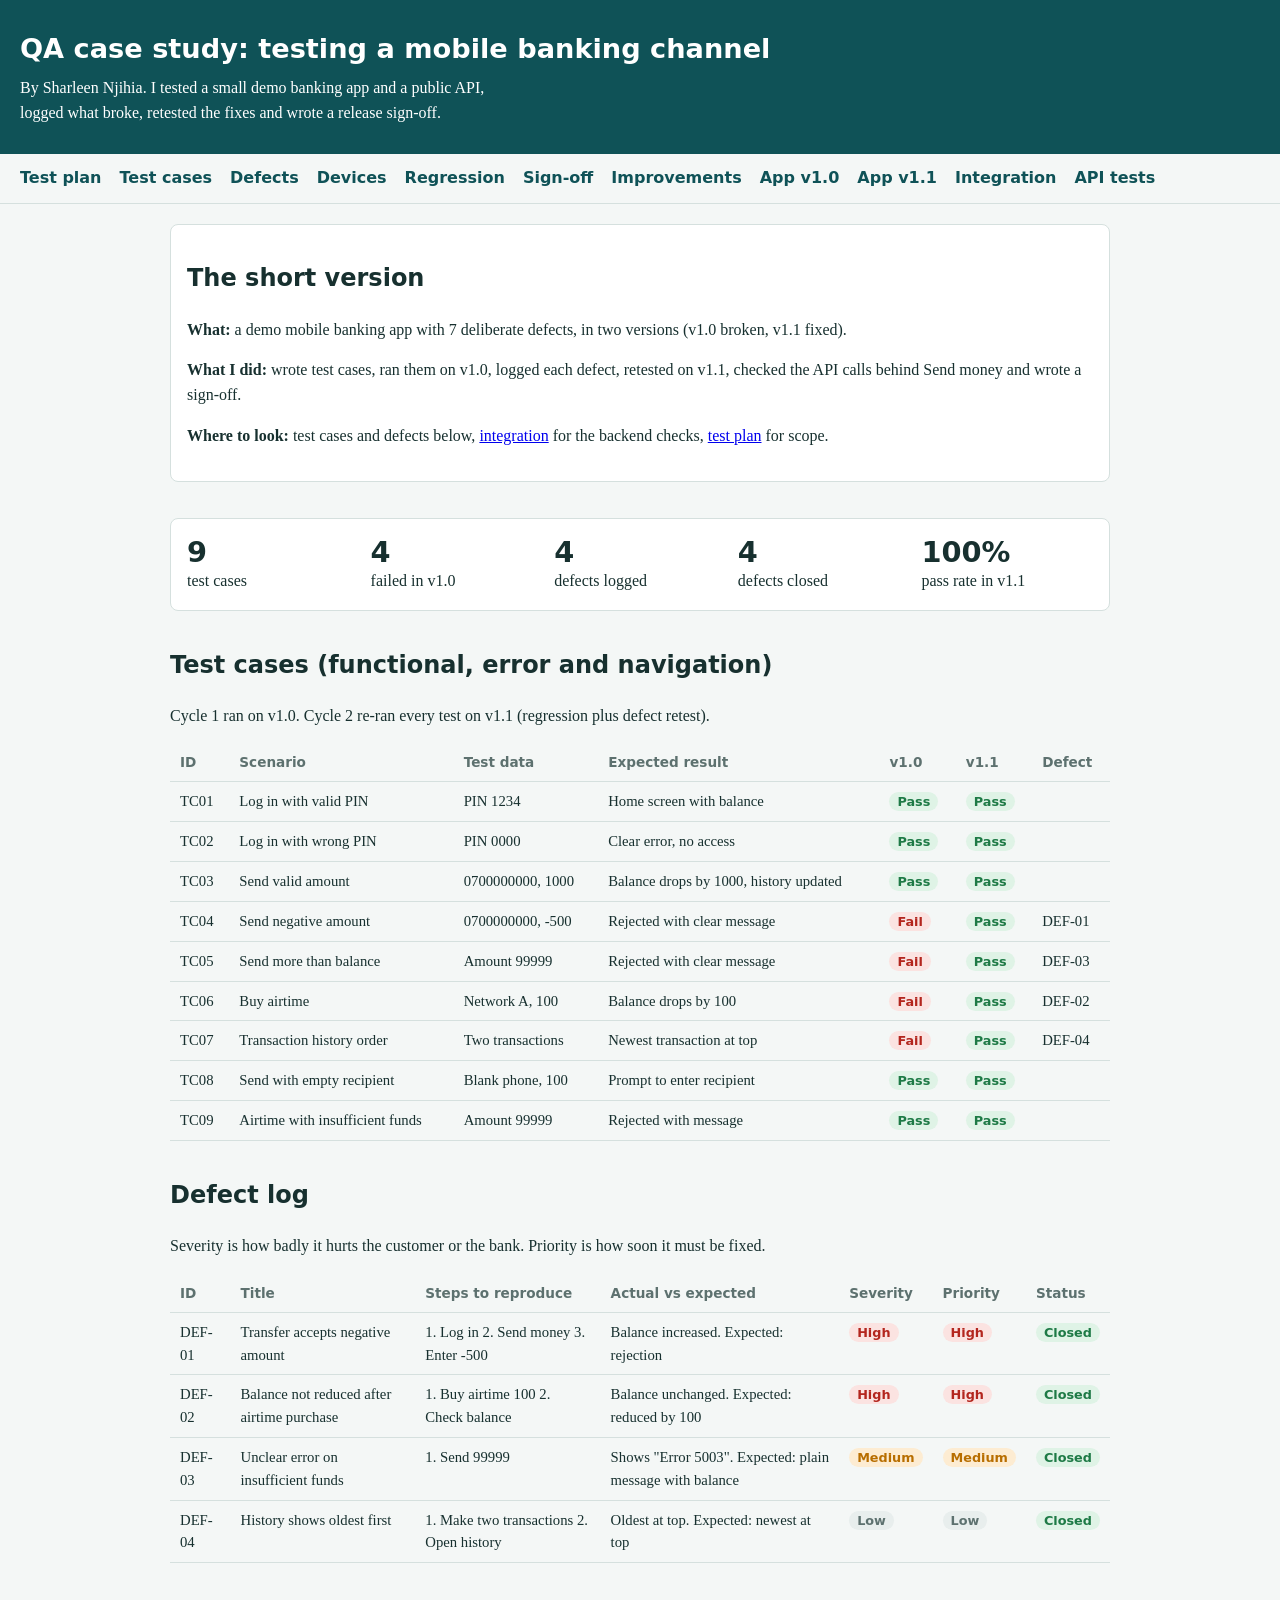
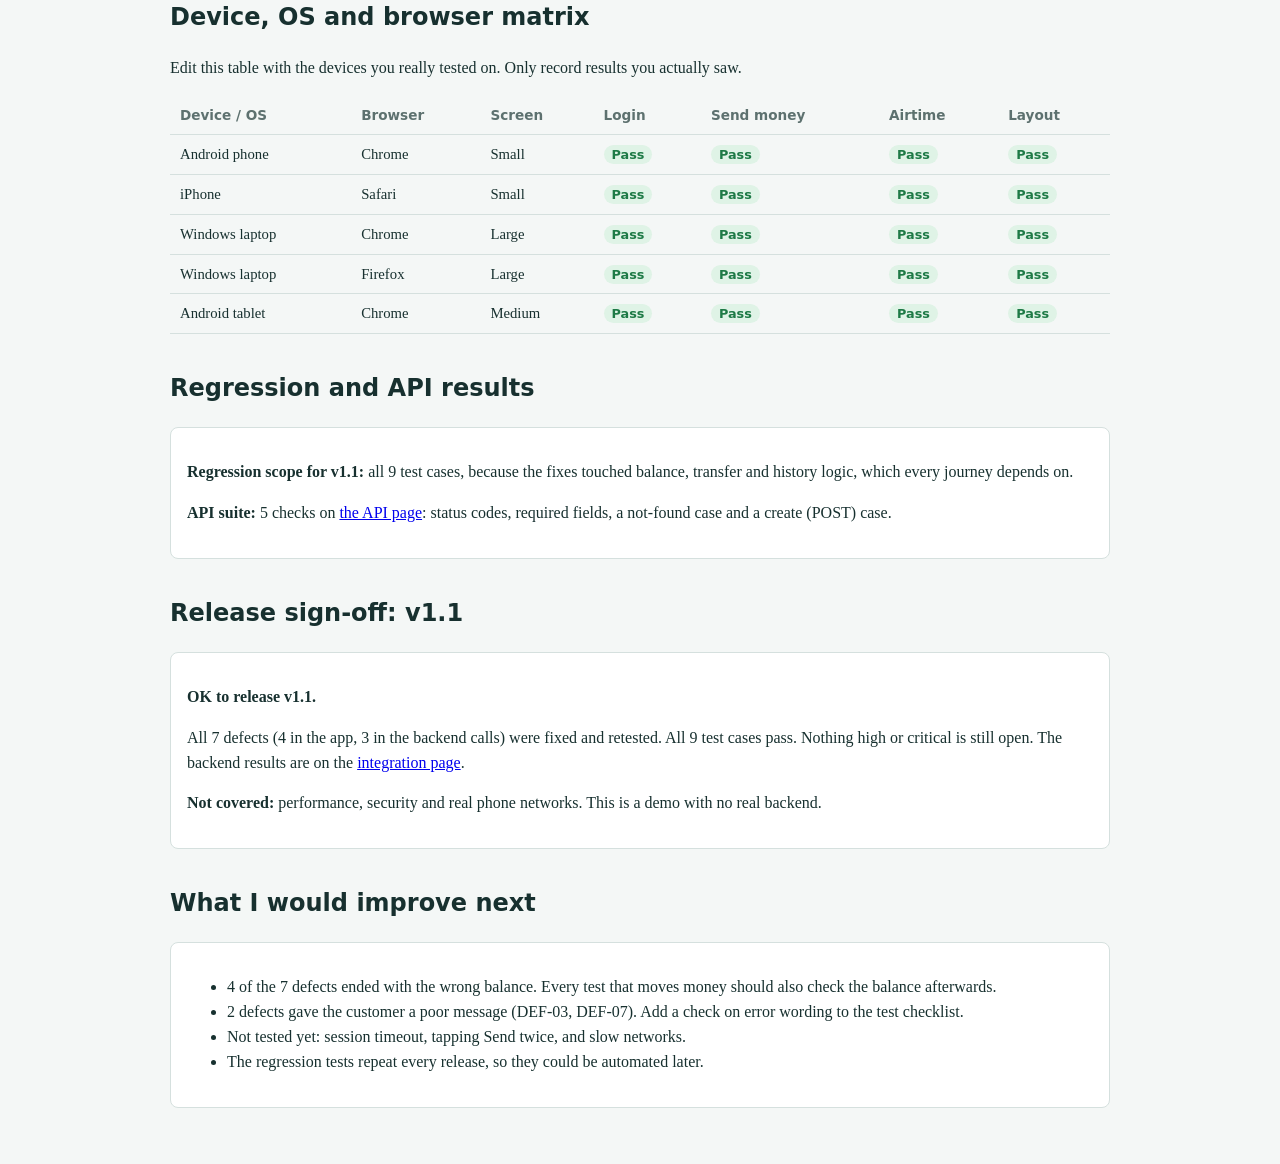
<file: index.html>
<!DOCTYPE html>
<html lang="en"><head><meta charset="utf-8">
<meta name="viewport" content="width=device-width, initial-scale=1">
<title>QA Case Study: Mobile and Channel Testing</title>
<link rel="stylesheet" href="style.css"></head>
<body>
<header><h1>QA case study: testing a mobile banking channel</h1>
<p>By Sharleen Njihia. I tested a small demo banking app and a public API, logged what broke, retested the fixes and wrote a release sign-off.</p></header>
<nav><a href="plan.html">Test plan</a><a href="#cases">Test cases</a><a href="#defects">Defects</a><a href="#compat">Devices</a><a href="#regression">Regression</a><a href="#signoff">Sign-off</a><a href="#improve">Improvements</a><a href="app.html?v=1.0">App v1.0</a><a href="app.html?v=1.1">App v1.1</a><a href="integration.html">Integration</a><a href="api.html">API tests</a></nav>
<main>
<section class="card"><h2>The short version</h2>
<p><b>What:</b> a demo mobile banking app with 7 deliberate defects, in two versions (v1.0 broken, v1.1 fixed).</p>
<p><b>What I did:</b> wrote test cases, ran them on v1.0, logged each defect, retested on v1.1, checked the API calls behind Send money and wrote a sign-off.</p>
<p><b>Where to look:</b> test cases and defects below, <a href="integration.html">integration</a> for the backend checks, <a href="plan.html">test plan</a> for scope.</p></section>
<section><div class="stats card" id="stats"></div></section>

<section id="cases"><h2>Test cases (functional, error and navigation)</h2>
<p>Cycle 1 ran on v1.0. Cycle 2 re-ran every test on v1.1 (regression plus defect retest).</p>
<div class="wrap"><table><thead><tr><th>ID</th><th>Scenario</th><th>Test data</th><th>Expected result</th><th>v1.0</th><th>v1.1</th><th>Defect</th></tr></thead><tbody id="tc"></tbody></table></div></section>

<section id="defects"><h2>Defect log</h2>
<p>Severity is how badly it hurts the customer or the bank. Priority is how soon it must be fixed.</p>
<div class="wrap"><table><thead><tr><th>ID</th><th>Title</th><th>Steps to reproduce</th><th>Actual vs expected</th><th>Severity</th><th>Priority</th><th>Status</th></tr></thead><tbody id="df"></tbody></table></div></section>

<section id="compat"><h2>Device, OS and browser matrix</h2>
<p>Edit this table with the devices you really tested on. Only record results you actually saw.</p>
<div class="wrap"><table><thead><tr><th>Device / OS</th><th>Browser</th><th>Screen</th><th>Login</th><th>Send money</th><th>Airtime</th><th>Layout</th></tr></thead><tbody id="cm"></tbody></table></div></section>

<section id="regression"><h2>Regression and API results</h2>
<div class="card"><p><b>Regression scope for v1.1:</b> all 9 test cases, because the fixes touched balance, transfer and history logic, which every journey depends on.</p>
<p><b>API suite:</b> 5 checks on <a href="api.html">the API page</a>: status codes, required fields, a not-found case and a create (POST) case.</p></div></section>

<section id="signoff"><h2>Release sign-off: v1.1</h2>
<div class="card"><p><b>OK to release v1.1.</b></p>
<p>All 7 defects (4 in the app, 3 in the backend calls) were fixed and retested. All 9 test cases pass. Nothing high or critical is still open. The backend results are on the <a href="integration.html">integration page</a>.</p>
<p><b>Not covered:</b> performance, security and real phone networks. This is a demo with no real backend.</p></div></section>

<section id="improve"><h2>What I would improve next</h2>
<div class="card"><ul>
<li>4 of the 7 defects ended with the wrong balance. Every test that moves money should also check the balance afterwards.</li>
<li>2 defects gave the customer a poor message (DEF-03, DEF-07). Add a check on error wording to the test checklist.</li>
<li>Not tested yet: session timeout, tapping Send twice, and slow networks.</li>
<li>The regression tests repeat every release, so they could be automated later.</li>
</ul></div></section>
</main>
<script>
// EDIT THESE LISTS to change what the dashboard shows. Everything else updates by itself.
const cases=[
['TC01','Log in with valid PIN','PIN 1234','Home screen with balance','Pass','Pass',''],
['TC02','Log in with wrong PIN','PIN 0000','Clear error, no access','Pass','Pass',''],
['TC03','Send valid amount','0700000000, 1000','Balance drops by 1000, history updated','Pass','Pass',''],
['TC04','Send negative amount','0700000000, -500','Rejected with clear message','Fail','Pass','DEF-01'],
['TC05','Send more than balance','Amount 99999','Rejected with clear message','Fail','Pass','DEF-03'],
['TC06','Buy airtime','Network A, 100','Balance drops by 100','Fail','Pass','DEF-02'],
['TC07','Transaction history order','Two transactions','Newest transaction at top','Fail','Pass','DEF-04'],
['TC08','Send with empty recipient','Blank phone, 100','Prompt to enter recipient','Pass','Pass',''],
['TC09','Airtime with insufficient funds','Amount 99999','Rejected with message','Pass','Pass','']];
const defects=[
['DEF-01','Transfer accepts negative amount','1. Log in 2. Send money 3. Enter -500','Balance increased. Expected: rejection','High','High','Closed'],
['DEF-02','Balance not reduced after airtime purchase','1. Buy airtime 100 2. Check balance','Balance unchanged. Expected: reduced by 100','High','High','Closed'],
['DEF-03','Unclear error on insufficient funds','1. Send 99999','Shows "Error 5003". Expected: plain message with balance','Medium','Medium','Closed'],
['DEF-04','History shows oldest first','1. Make two transactions 2. Open history','Oldest at top. Expected: newest at top','Low','Low','Closed']];
const compat=[
['Android phone','Chrome','Small','Pass','Pass','Pass','Pass'],
['iPhone','Safari','Small','Pass','Pass','Pass','Pass'],
['Windows laptop','Chrome','Large','Pass','Pass','Pass','Pass'],
['Windows laptop','Firefox','Large','Pass','Pass','Pass','Pass'],
['Android tablet','Chrome','Medium','Pass','Pass','Pass','Pass']];
const tag=v=>v?`<span class="tag ${v}">${v}</span>`:'-';
const rows=(a,i)=>a.map(r=>'<tr>'+r.map((c,j)=>`<td>${i.includes(j)?tag(c):c}</td>`).join('')+'</tr>').join('');
document.getElementById('tc').innerHTML=rows(cases,[4,5]);
document.getElementById('df').innerHTML=rows(defects,[4,5,6]);
document.getElementById('cm').innerHTML=rows(compat,[3,4,5,6]);
const f1=cases.filter(c=>c[4]==='Fail').length, p2=cases.filter(c=>c[5]==='Pass').length;
document.getElementById('stats').innerHTML=[[cases.length,'test cases'],[f1,'failed in v1.0'],[defects.length,'defects logged'],[defects.filter(d=>d[6]==='Closed').length,'defects closed'],[Math.round(p2/cases.length*100)+'%','pass rate in v1.1']].map(s=>`<div><b>${s[0]}</b>${s[1]}</div>`).join('');
</script></body></html>
</file>
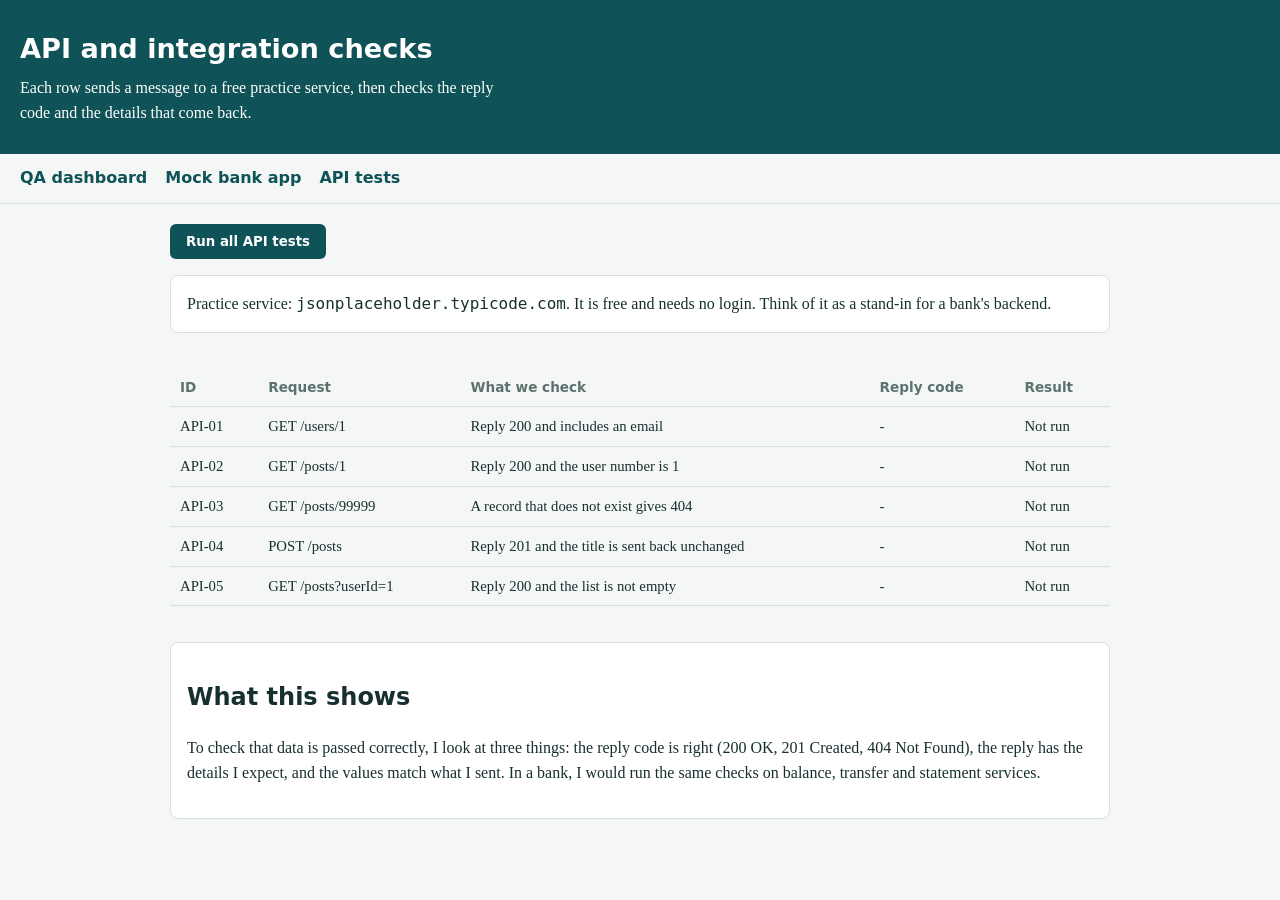
<file: api.html>
<!DOCTYPE html>
<html lang="en"><head><meta charset="utf-8">
<meta name="viewport" content="width=device-width, initial-scale=1">
<title>API Tests</title><link rel="stylesheet" href="style.css"></head>
<body>
<header><h1>API and integration checks</h1>
<p>Each row sends a message to a free practice service, then checks the reply code and the details that come back.</p></header>
<nav><a href="index.html">QA dashboard</a><a href="app.html?v=1.1">Mock bank app</a><a href="api.html">API tests</a></nav>
<main>
<section><button id="run" onclick="runAll()">Run all API tests</button>
<p class="card">Practice service: <code>jsonplaceholder.typicode.com</code>. It is free and needs no login. Think of it as a stand-in for a bank's backend.</p></section>
<section><div class="wrap"><table><thead><tr><th>ID</th><th>Request</th><th>What we check</th><th>Reply code</th><th>Result</th></tr></thead><tbody id="out"></tbody></table></div></section>
<section class="card"><h2>What this shows</h2>
<p>To check that data is passed correctly, I look at three things: the reply code is right (200 OK, 201 Created, 404 Not Found), the reply has the details I expect, and the values match what I sent. In a bank, I would run the same checks on balance, transfer and statement services.</p></section>
</main>
<script>
const B='https://jsonplaceholder.typicode.com';
const tests=[
 {id:'API-01',m:'GET',p:'/users/1',check:'Reply 200 and includes an email',run:(s,d)=>s===200&&!!d.email},
 {id:'API-02',m:'GET',p:'/posts/1',check:'Reply 200 and the user number is 1',run:(s,d)=>s===200&&d.userId===1},
 {id:'API-03',m:'GET',p:'/posts/99999',check:'A record that does not exist gives 404',run:(s)=>s===404},
 {id:'API-04',m:'POST',p:'/posts',body:{title:'QA test',body:'hello',userId:1},check:'Reply 201 and the title is sent back unchanged',run:(s,d)=>s===201&&d.title==='QA test'},
 {id:'API-05',m:'GET',p:'/posts?userId=1',check:'Reply 200 and the list is not empty',run:(s,d)=>s===200&&Array.isArray(d)&&d.length>0}
];
$=id=>document.getElementById(id);
$('out').innerHTML=tests.map(t=>`<tr><td>${t.id}</td><td>${t.m} ${t.p}</td><td>${t.check}</td><td id="s${t.id}">-</td><td id="r${t.id}">Not run</td></tr>`).join('');
async function runAll(){ $('run').disabled=true;
 for(const t of tests){ const r=$('r'+t.id), s=$('s'+t.id); r.textContent='Running...';
  try{ const res=await fetch(B+t.p,{method:t.m,headers:{'Content-Type':'application/json'},body:t.body?JSON.stringify(t.body):undefined});
   let d={}; try{d=await res.json();}catch(e){}
   s.textContent=res.status; const ok=t.run(res.status,d);
   r.innerHTML=`<span class="tag ${ok?'Pass':'Fail'}">${ok?'Pass':'Fail'}</span>`;
  }catch(e){ s.textContent='No response'; r.innerHTML='<span class="tag Fail">Fail</span> Could not reach the API. Check internet.'; } }
 $('run').disabled=false; }
</script></body></html>
</file>
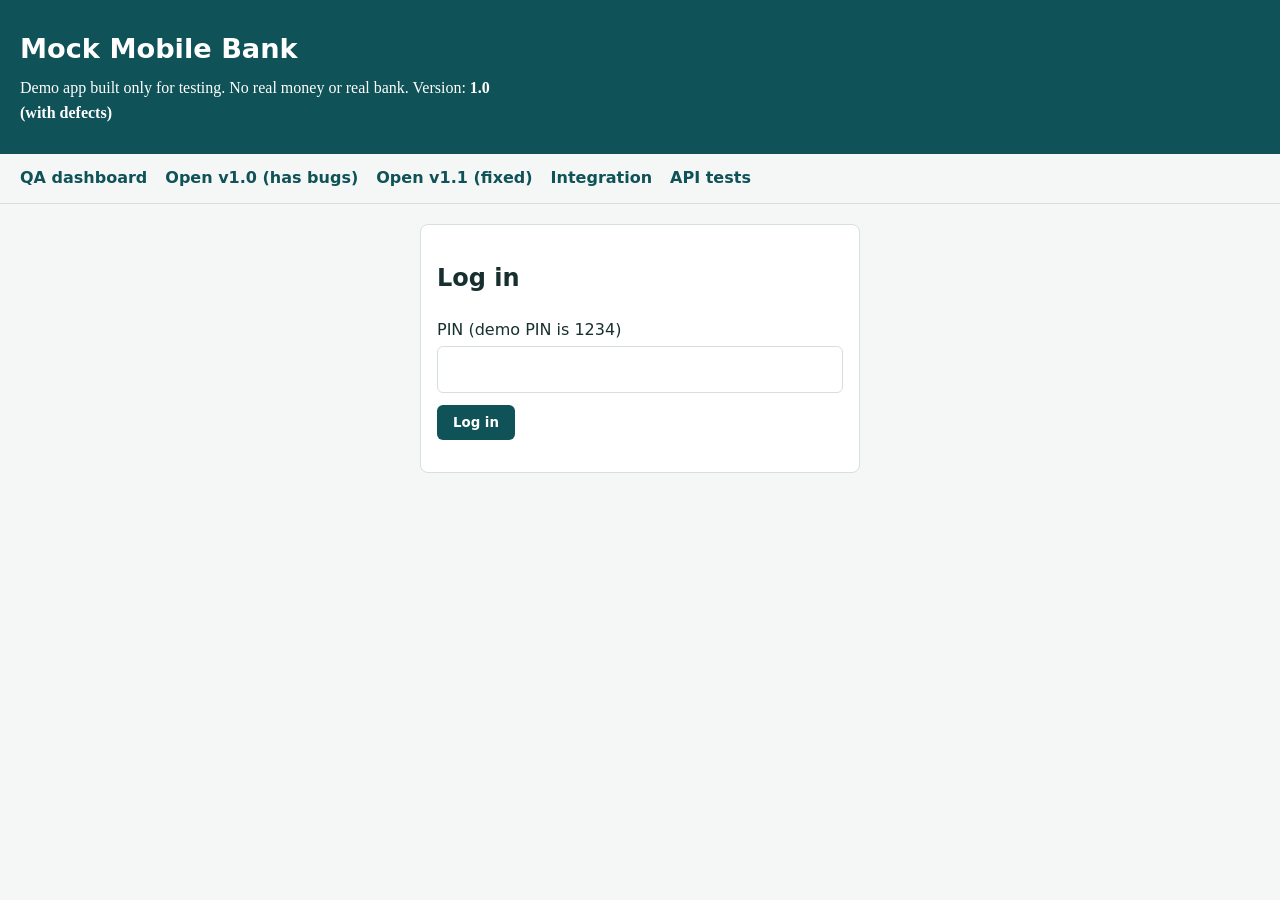
<file: app.html>
<!DOCTYPE html>
<html lang="en"><head><meta charset="utf-8">
<meta name="viewport" content="width=device-width, initial-scale=1">
<title>Mock Bank App (Application Under Test)</title>
<link rel="stylesheet" href="style.css"></head>
<body>
<header><h1>Mock Mobile Bank</h1>
<p>Demo app built only for testing. No real money or real bank. Version: <b id="ver"></b></p></header>
<nav><a href="index.html">QA dashboard</a><a href="app.html?v=1.0">Open v1.0 (has bugs)</a><a href="app.html?v=1.1">Open v1.1 (fixed)</a><a href="integration.html">Integration</a><a href="api.html">API tests</a></nav>
<main style="max-width:480px">

<section id="login" class="card"><h2>Log in</h2>
<label for="pin">PIN (demo PIN is 1234)</label><input id="pin" type="password" inputmode="numeric">
<button onclick="login()">Log in</button> <p id="loginMsg" class="err"></p></section>

<div id="home" hidden>
<section class="card"><p>Available balance</p><h2 id="bal"></h2>
<button class="alt" onclick="show('send')">Send money</button>
<button class="alt" onclick="show('air')">Buy airtime</button>
<button class="alt" onclick="show('hist')">History</button></section>

<section id="send" class="card" hidden><h2>Send money</h2>
<label for="to">Recipient phone</label><input id="to" inputmode="tel">
<label for="amt">Amount (KES)</label><input id="amt" inputmode="decimal">
<label for="mode">Backend condition (tester tool)</label>
<select id="mode"><option value="ok">Normal (real API call)</option><option value="500">Server error 500</option><option value="none">No response</option><option value="slow">Slow, times out after 4s</option></select>
<button id="sendBtn" onclick="send()">Send</button> <button class="alt" onclick="show('home')">Back</button>
<p id="sendMsg"></p>
<h3>What was sent and received</h3><pre id="netlog" style="white-space:pre-wrap;font-size:.8rem">No request yet.</pre></section>

<section id="air" class="card" hidden><h2>Buy airtime</h2>
<label for="net">Network</label><select id="net"><option>Network A</option><option>Network B</option></select>
<label for="aamt">Amount (KES)</label><input id="aamt" inputmode="decimal">
<button onclick="airtime()">Buy</button> <button class="alt" onclick="show('home')">Back</button>
<p id="airMsg"></p></section>

<section id="hist" class="card" hidden><h2>Transaction history</h2>
<div class="wrap"><table><thead><tr><th>Type</th><th>Detail</th><th>KES</th></tr></thead><tbody id="rows"></tbody></table></div>
<button class="alt" onclick="show('home')">Back</button></section>
</div>
</main>
<script>
// Version switch: app.html?v=1.0 has the bugs, ?v=1.1 has them fixed.
const FIXED = new URLSearchParams(location.search).get('v') === '1.1';
document.getElementById('ver').textContent = FIXED ? '1.1 (fixed)' : '1.0 (with defects)';
let balance = 50000, tx = [];
const $ = id => document.getElementById(id);
function show(id){ ['home','send','air','hist'].forEach(s => { if(s!=='home') $(s).hidden = s!==id; });
  $('home').hidden = false; if(id==='home'){['send','air','hist'].forEach(s=>$(s).hidden=true);} render(); }
function render(){ $('bal').textContent = 'KES ' + balance.toLocaleString();
  const list = FIXED ? [...tx].reverse() : tx;           // DEF-04: v1.0 shows oldest first
  $('rows').innerHTML = list.length ? list.map(t=>`<tr><td>${t.type}</td><td>${t.d}</td><td>${t.a}</td></tr>`).join('') : '<tr><td colspan="3">No transactions yet.</td></tr>'; }
function login(){ if($('pin').value==='1234'){ $('login').hidden=true; show('home'); } else $('loginMsg').textContent='Incorrect PIN. Try again.'; }
function callBackend(p,mode){            // the "backend service" the app talks to
  if(mode==='500') return Promise.resolve({status:500,data:{}});
  if(mode==='none') return Promise.reject(new Error('no response'));
  if(mode==='slow') return new Promise((_,r)=>setTimeout(()=>r(new Error('timeout')),4000));
  return fetch('https://jsonplaceholder.typicode.com/posts',{method:'POST',headers:{'Content-Type':'application/json'},body:JSON.stringify(p)})
    .then(async r=>({status:r.status,data:await r.json()}));
}
async function send(){ const a=parseFloat($('amt').value), m=$('sendMsg'), to=$('to').value; m.className='err';
  if(!to){ m.textContent='Enter a recipient phone number.'; return; }
  if(isNaN(a)){ m.textContent='Enter a valid amount.'; return; }
  if(FIXED && a<=0){ m.textContent='Amount must be greater than zero.'; return; } // DEF-01
  if(a>balance){ m.textContent = FIXED ? 'Insufficient funds. Your balance is KES '+balance+'.' : 'Error 5003'; return; } // DEF-03
  const ref='TXN-'+Date.now().toString().slice(-6);
  const p={title:ref,body:JSON.stringify({to:to,amount:FIXED?a:a.toLocaleString()}),userId:1}; // DEF-06: v1.0 sends amount as text like "1,000"
  m.className=''; m.textContent='Sending...'; $('sendBtn').disabled=true; let res=null;
  try{ res=await callBackend(p,$('mode').value); }catch(e){ res=null; }
  $('sendBtn').disabled=false;
  $('netlog').textContent='SENT TO BACKEND\n'+JSON.stringify(p,null,1)+'\n\nREPLY '+(res?res.status+'\n'+JSON.stringify(res.data,null,1):'none (no response or timeout)');
  if(res===null){                                           // DEF-07
    if(FIXED){ tx.push({type:'Transfer (pending)',d:to+' '+ref,a:0}); m.textContent='We could not confirm your transfer. Do not retry yet. Check history. Ref: '+ref; }
    else { balance-=a; m.textContent='Something went wrong.'; }
    render(); return; }
  if(res.status>=400){                                       // DEF-05
    if(FIXED){ m.textContent='Transfer failed. No money was taken. Ref: '+ref; }
    else { balance-=a; tx.push({type:'Transfer',d:to,a:-a}); m.className='ok'; m.textContent='Sent KES '+a+'.'; }
    render(); return; }
  balance-=a; tx.push({type:'Transfer',d:to+' '+ref,a:-a}); m.className='ok';
  m.textContent='Sent KES '+a+'. Ref: '+ref+(res.data.title===ref?'':' (WARNING: backend returned a different reference)'); render(); }
function airtime(){ const a = parseFloat($('aamt').value), m = $('airMsg'); m.className='err';
  if(isNaN(a) || a<=0){ m.textContent='Enter a valid amount.'; return; }
  if(a>balance){ m.textContent='Insufficient funds.'; return; }
  if(FIXED) balance -= a;                                  // DEF-02: v1.0 forgets to deduct balance
  tx.push({type:'Airtime',d:$('net').value,a:-a}); m.className='ok'; m.textContent='Airtime bought: KES '+a+'.'; render(); }
</script></body></html>
</file>
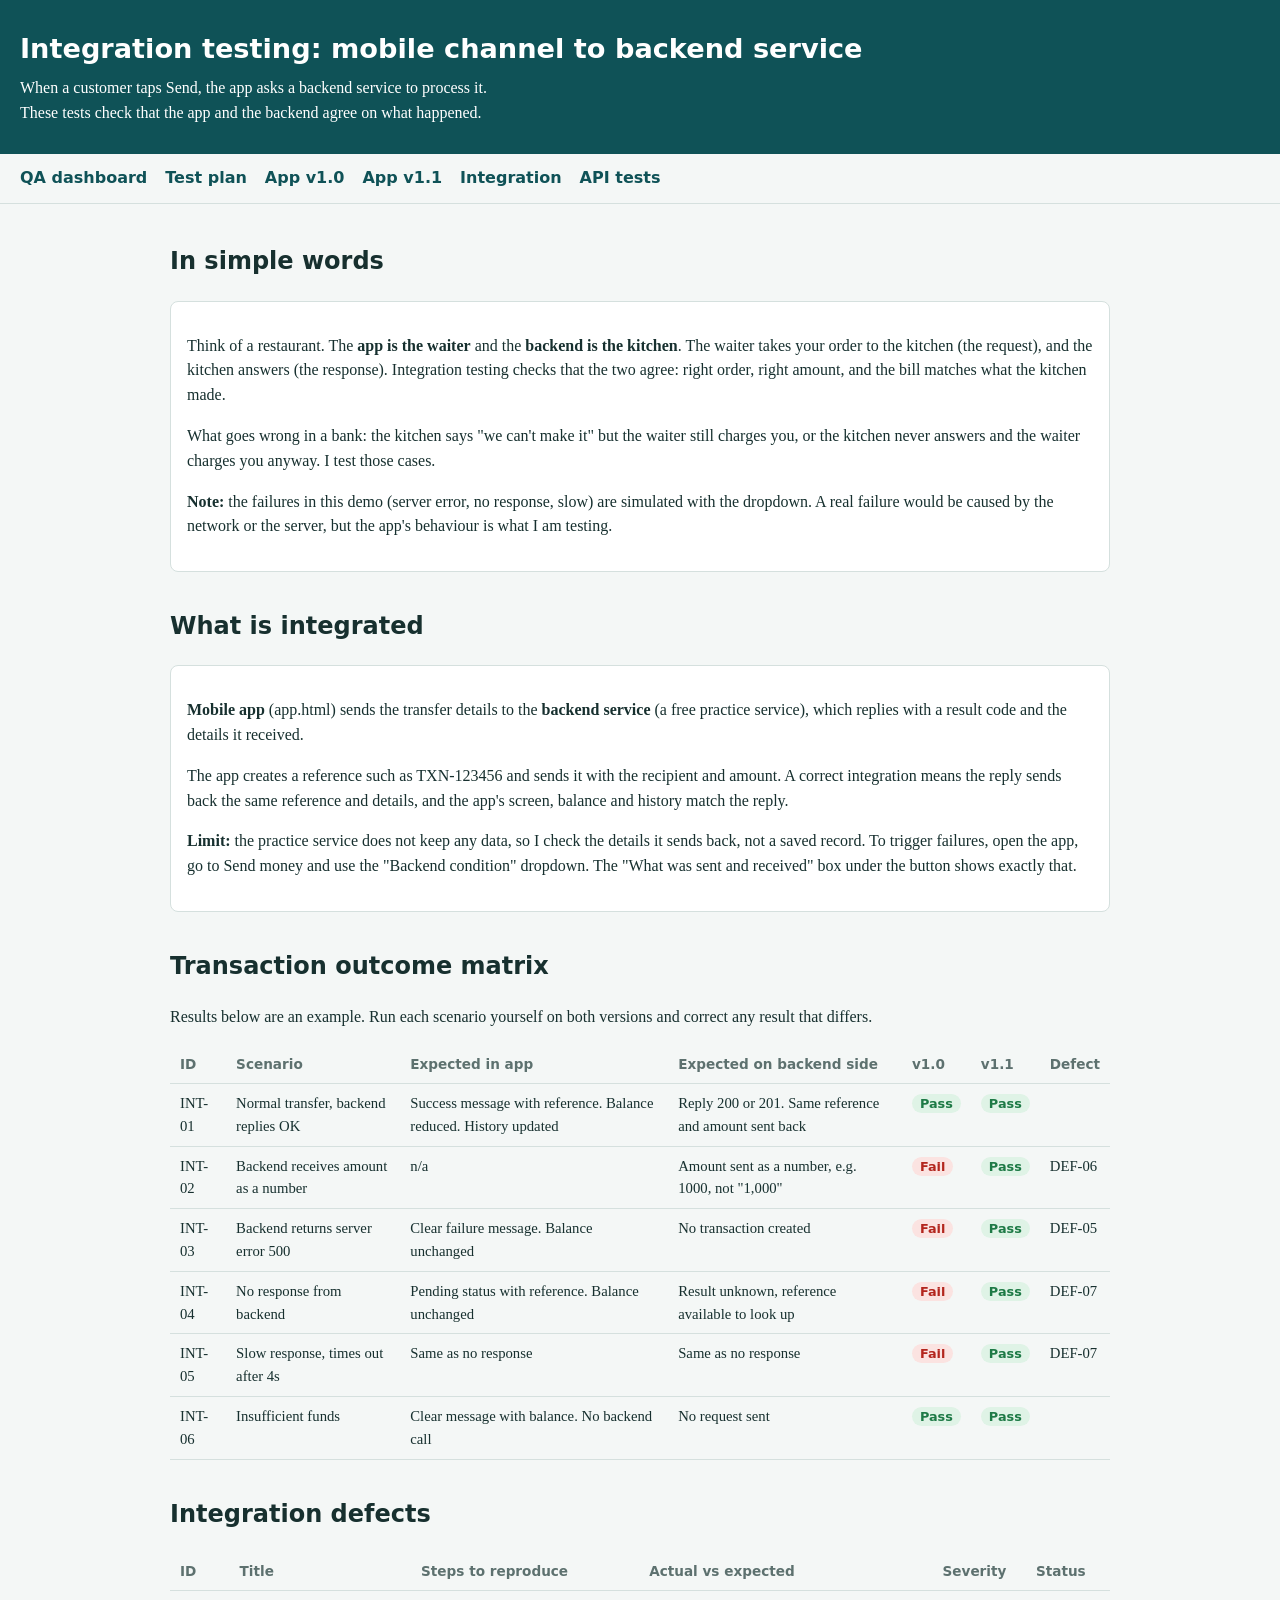
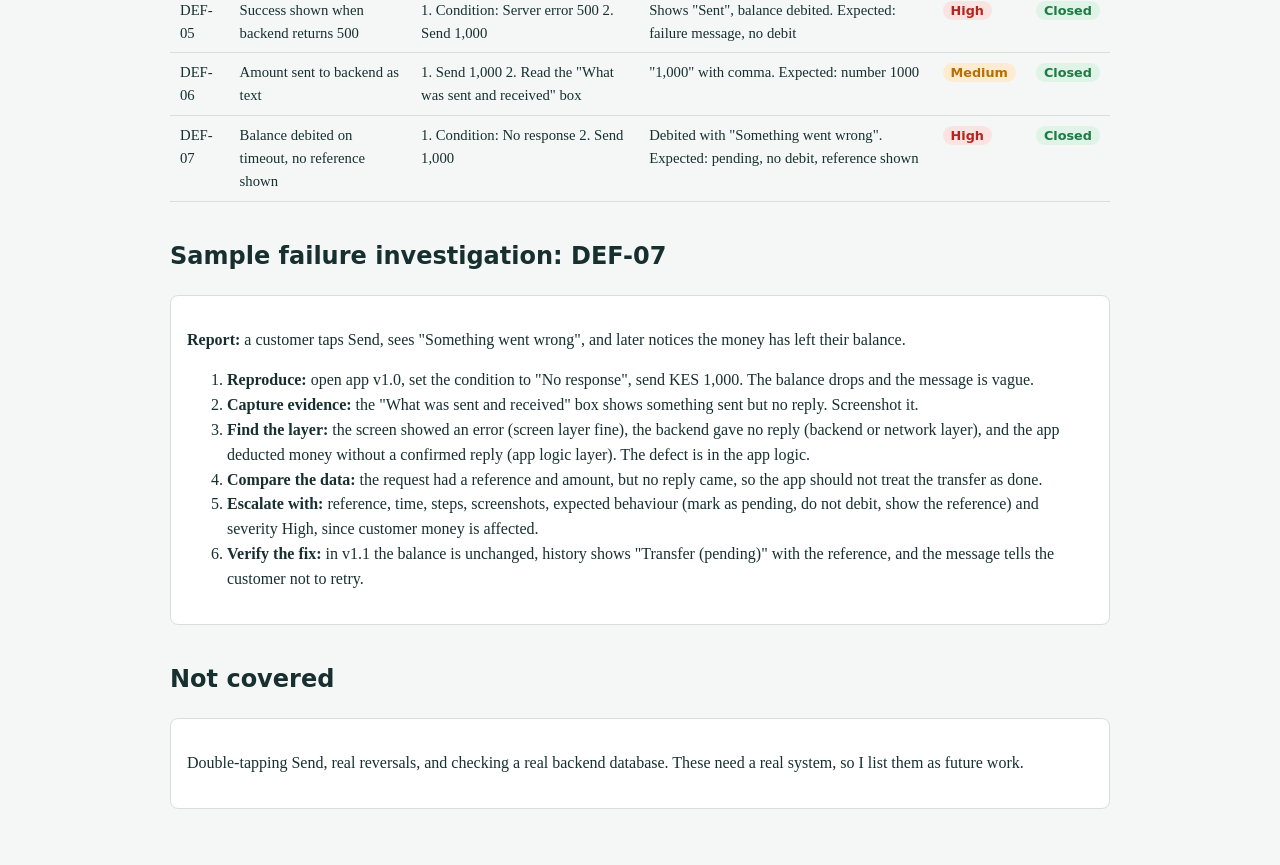
<file: integration.html>
<!DOCTYPE html>
<html lang="en"><head><meta charset="utf-8">
<meta name="viewport" content="width=device-width, initial-scale=1">
<title>Integration Testing</title><link rel="stylesheet" href="style.css"></head>
<body>
<header><h1>Integration testing: mobile channel to backend service</h1>
<p>When a customer taps Send, the app asks a backend service to process it. These tests check that the app and the backend agree on what happened.</p></header>
<nav><a href="index.html">QA dashboard</a><a href="plan.html">Test plan</a><a href="app.html?v=1.0">App v1.0</a><a href="app.html?v=1.1">App v1.1</a><a href="integration.html">Integration</a><a href="api.html">API tests</a></nav>
<main>

<section><h2>In simple words</h2>
<div class="card"><p>Think of a restaurant. The <b>app is the waiter</b> and the <b>backend is the kitchen</b>. The waiter takes your order to the kitchen (the request), and the kitchen answers (the response). Integration testing checks that the two agree: right order, right amount, and the bill matches what the kitchen made.</p>
<p>What goes wrong in a bank: the kitchen says "we can't make it" but the waiter still charges you, or the kitchen never answers and the waiter charges you anyway. I test those cases.</p>
<p><b>Note:</b> the failures in this demo (server error, no response, slow) are simulated with the dropdown. A real failure would be caused by the network or the server, but the app's behaviour is what I am testing.</p></div></section>

<section><h2>What is integrated</h2>
<div class="card"><p><b>Mobile app</b> (app.html) sends the transfer details to the <b>backend service</b> (a free practice service), which replies with a result code and the details it received.</p>
<p>The app creates a reference such as TXN-123456 and sends it with the recipient and amount. A correct integration means the reply sends back the same reference and details, and the app's screen, balance and history match the reply.</p>
<p><b>Limit:</b> the practice service does not keep any data, so I check the details it sends back, not a saved record. To trigger failures, open the app, go to Send money and use the "Backend condition" dropdown. The "What was sent and received" box under the button shows exactly that.</p></div></section>

<section><h2>Transaction outcome matrix</h2>
<p>Results below are an example. Run each scenario yourself on both versions and correct any result that differs.</p>
<div class="wrap"><table><thead><tr><th>ID</th><th>Scenario</th><th>Expected in app</th><th>Expected on backend side</th><th>v1.0</th><th>v1.1</th><th>Defect</th></tr></thead><tbody id="mx"></tbody></table></div></section>

<section><h2>Integration defects</h2>
<div class="wrap"><table><thead><tr><th>ID</th><th>Title</th><th>Steps to reproduce</th><th>Actual vs expected</th><th>Severity</th><th>Status</th></tr></thead><tbody id="df"></tbody></table></div></section>

<section><h2>Sample failure investigation: DEF-07</h2>
<div class="card"><p><b>Report:</b> a customer taps Send, sees "Something went wrong", and later notices the money has left their balance.</p>
<ol>
<li><b>Reproduce:</b> open app v1.0, set the condition to "No response", send KES 1,000. The balance drops and the message is vague.</li>
<li><b>Capture evidence:</b> the "What was sent and received" box shows something sent but no reply. Screenshot it.</li>
<li><b>Find the layer:</b> the screen showed an error (screen layer fine), the backend gave no reply (backend or network layer), and the app deducted money without a confirmed reply (app logic layer). The defect is in the app logic.</li>
<li><b>Compare the data:</b> the request had a reference and amount, but no reply came, so the app should not treat the transfer as done.</li>
<li><b>Escalate with:</b> reference, time, steps, screenshots, expected behaviour (mark as pending, do not debit, show the reference) and severity High, since customer money is affected.</li>
<li><b>Verify the fix:</b> in v1.1 the balance is unchanged, history shows "Transfer (pending)" with the reference, and the message tells the customer not to retry.</li>
</ol></div></section>

<section><h2>Not covered</h2>
<div class="card"><p>Double-tapping Send, real reversals, and checking a real backend database. These need a real system, so I list them as future work.</p></div></section>
</main>
<script>
const tag=v=>`<span class="tag ${v}">${v}</span>`;
const mx=[
['INT-01','Normal transfer, backend replies OK','Success message with reference. Balance reduced. History updated','Reply 200 or 201. Same reference and amount sent back','Pass','Pass',''],
['INT-02','Backend receives amount as a number','n/a','Amount sent as a number, e.g. 1000, not "1,000"','Fail','Pass','DEF-06'],
['INT-03','Backend returns server error 500','Clear failure message. Balance unchanged','No transaction created','Fail','Pass','DEF-05'],
['INT-04','No response from backend','Pending status with reference. Balance unchanged','Result unknown, reference available to look up','Fail','Pass','DEF-07'],
['INT-05','Slow response, times out after 4s','Same as no response','Same as no response','Fail','Pass','DEF-07'],
['INT-06','Insufficient funds','Clear message with balance. No backend call','No request sent','Pass','Pass','']];
const defects=[
['DEF-05','Success shown when backend returns 500','1. Condition: Server error 500 2. Send 1,000','Shows "Sent", balance debited. Expected: failure message, no debit','High','Closed'],
['DEF-06','Amount sent to backend as text','1. Send 1,000 2. Read the "What was sent and received" box','"1,000" with comma. Expected: number 1000','Medium','Closed'],
['DEF-07','Balance debited on timeout, no reference shown','1. Condition: No response 2. Send 1,000','Debited with "Something went wrong". Expected: pending, no debit, reference shown','High','Closed']];
const rows=(a,t)=>a.map(r=>'<tr>'+r.map((c,j)=>`<td>${t.includes(j)&&c?tag(c):c}</td>`).join('')+'</tr>').join('');
document.getElementById('mx').innerHTML=rows(mx,[4,5]);
document.getElementById('df').innerHTML=rows(defects,[4,5]);
</script></body></html>
</file>
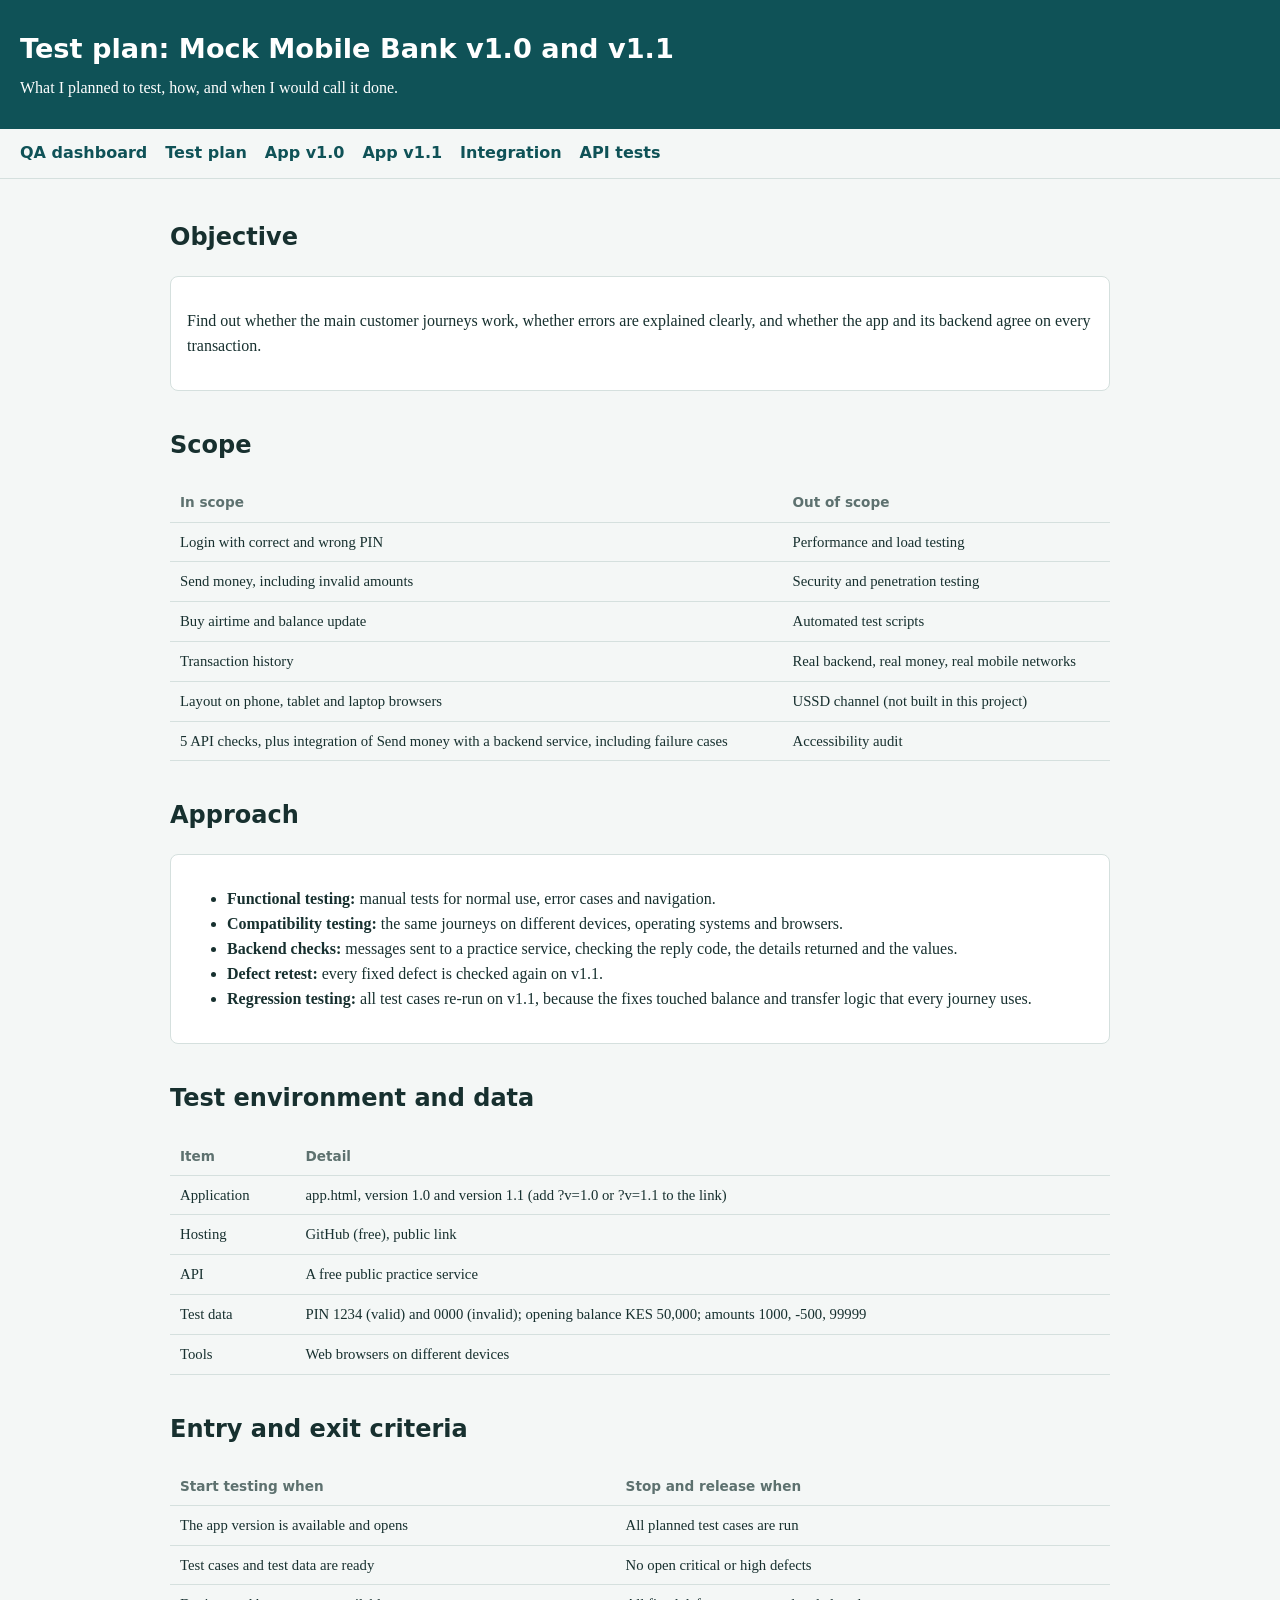
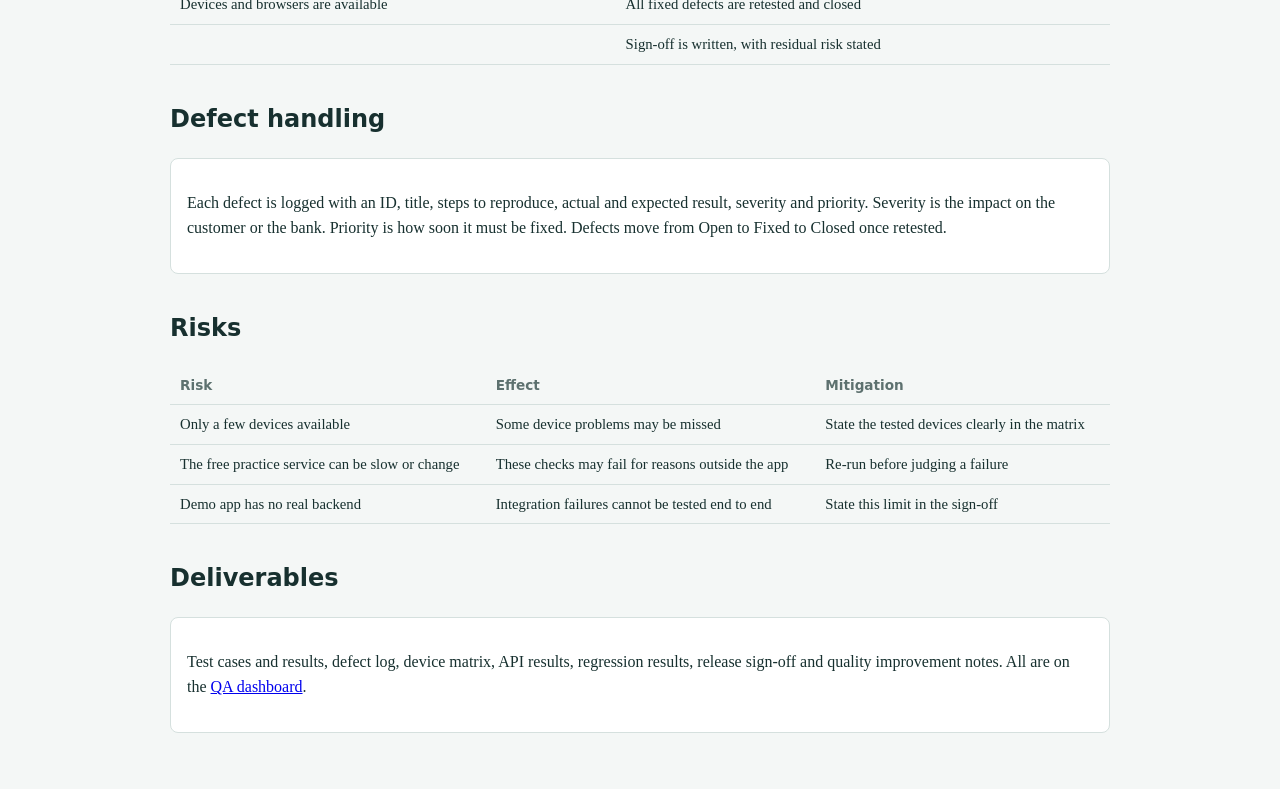
<file: plan.html>
<!DOCTYPE html>
<html lang="en"><head><meta charset="utf-8">
<meta name="viewport" content="width=device-width, initial-scale=1">
<title>Test Plan</title><link rel="stylesheet" href="style.css"></head>
<body>
<header><h1>Test plan: Mock Mobile Bank v1.0 and v1.1</h1>
<p>What I planned to test, how, and when I would call it done.</p></header>
<nav><a href="index.html">QA dashboard</a><a href="plan.html">Test plan</a><a href="app.html?v=1.0">App v1.0</a><a href="app.html?v=1.1">App v1.1</a><a href="integration.html">Integration</a><a href="api.html">API tests</a></nav>
<main>

<section><h2>Objective</h2>
<div class="card"><p>Find out whether the main customer journeys work, whether errors are explained clearly, and whether the app and its backend agree on every transaction.</p></div></section>

<section><h2>Scope</h2>
<div class="wrap"><table><thead><tr><th>In scope</th><th>Out of scope</th></tr></thead><tbody>
<tr><td>Login with correct and wrong PIN</td><td>Performance and load testing</td></tr>
<tr><td>Send money, including invalid amounts</td><td>Security and penetration testing</td></tr>
<tr><td>Buy airtime and balance update</td><td>Automated test scripts</td></tr>
<tr><td>Transaction history</td><td>Real backend, real money, real mobile networks</td></tr>
<tr><td>Layout on phone, tablet and laptop browsers</td><td>USSD channel (not built in this project)</td></tr>
<tr><td>5 API checks, plus integration of Send money with a backend service, including failure cases</td><td>Accessibility audit</td></tr>
</tbody></table></div></section>

<section><h2>Approach</h2>
<div class="card"><ul>
<li><b>Functional testing:</b> manual tests for normal use, error cases and navigation.</li>
<li><b>Compatibility testing:</b> the same journeys on different devices, operating systems and browsers.</li>
<li><b>Backend checks:</b> messages sent to a practice service, checking the reply code, the details returned and the values.</li>
<li><b>Defect retest:</b> every fixed defect is checked again on v1.1.</li>
<li><b>Regression testing:</b> all test cases re-run on v1.1, because the fixes touched balance and transfer logic that every journey uses.</li>
</ul></div></section>

<section><h2>Test environment and data</h2>
<div class="wrap"><table><thead><tr><th>Item</th><th>Detail</th></tr></thead><tbody>
<tr><td>Application</td><td>app.html, version 1.0 and version 1.1 (add ?v=1.0 or ?v=1.1 to the link)</td></tr>
<tr><td>Hosting</td><td>GitHub (free), public link</td></tr>
<tr><td>API</td><td>A free public practice service</td></tr>
<tr><td>Test data</td><td>PIN 1234 (valid) and 0000 (invalid); opening balance KES 50,000; amounts 1000, -500, 99999</td></tr>
<tr><td>Tools</td><td>Web browsers on different devices</td></tr>
</tbody></table></div></section>

<section><h2>Entry and exit criteria</h2>
<div class="wrap"><table><thead><tr><th>Start testing when</th><th>Stop and release when</th></tr></thead><tbody>
<tr><td>The app version is available and opens</td><td>All planned test cases are run</td></tr>
<tr><td>Test cases and test data are ready</td><td>No open critical or high defects</td></tr>
<tr><td>Devices and browsers are available</td><td>All fixed defects are retested and closed</td></tr>
<tr><td></td><td>Sign-off is written, with residual risk stated</td></tr>
</tbody></table></div></section>

<section><h2>Defect handling</h2>
<div class="card"><p>Each defect is logged with an ID, title, steps to reproduce, actual and expected result, severity and priority. Severity is the impact on the customer or the bank. Priority is how soon it must be fixed. Defects move from Open to Fixed to Closed once retested.</p></div></section>

<section><h2>Risks</h2>
<div class="wrap"><table><thead><tr><th>Risk</th><th>Effect</th><th>Mitigation</th></tr></thead><tbody>
<tr><td>Only a few devices available</td><td>Some device problems may be missed</td><td>State the tested devices clearly in the matrix</td></tr>
<tr><td>The free practice service can be slow or change</td><td>These checks may fail for reasons outside the app</td><td>Re-run before judging a failure</td></tr>
<tr><td>Demo app has no real backend</td><td>Integration failures cannot be tested end to end</td><td>State this limit in the sign-off</td></tr>
</tbody></table></div></section>

<section><h2>Deliverables</h2>
<div class="card"><p>Test cases and results, defect log, device matrix, API results, regression results, release sign-off and quality improvement notes. All are on the <a href="index.html">QA dashboard</a>.</p></div></section>
</main></body></html>
</file>
<file: style.css>
:root{--ink:#17302f;--bg:#f4f7f6;--card:#fff;--teal:#0f5257;--line:#d5e0de;--pass:#1e7a46;--fail:#b3261e;--warn:#b86e00;--muted:#5d716f}
@media(prefers-color-scheme:dark){:root{--ink:#e4efed;--bg:#0f1b1b;--card:#172827;--teal:#6cc3c0;--line:#2a4140;--muted:#9bb2af}}
*{box-sizing:border-box}
body{margin:0;font:16px/1.55 Georgia,"Times New Roman",serif;background:var(--bg);color:var(--ink)}
h1,h2,h3,nav,button,th,.tag,label{font-family:system-ui,-apple-system,"Segoe UI",Roboto,sans-serif}
header{background:var(--teal);color:#fff;padding:28px 20px}
@media(prefers-color-scheme:dark){header{color:#0f1b1b}}
header h1{margin:0 0 6px;font-size:1.7rem}header p{margin:0;max-width:60ch}
nav{display:flex;gap:18px;padding:12px 20px;border-bottom:1px solid var(--line);flex-wrap:wrap}
nav a{color:var(--teal);font-weight:600;text-decoration:none}nav a:hover,a:focus{text-decoration:underline}
main{max-width:980px;margin:0 auto;padding:20px}
section{margin:0 0 36px}
.card{background:var(--card);border:1px solid var(--line);border-radius:8px;padding:16px}
.stats{display:grid;grid-template-columns:repeat(auto-fit,minmax(130px,1fr));gap:12px}
.stats b{display:block;font:700 1.8rem system-ui}
.wrap{overflow-x:auto}
table{border-collapse:collapse;width:100%;font-size:.92rem}
th,td{text-align:left;padding:8px 10px;border-bottom:1px solid var(--line);vertical-align:top}
th{font-size:.85rem;color:var(--muted)}
.tag{padding:2px 8px;border-radius:99px;font-size:.8rem;font-weight:600;white-space:nowrap}
.Pass,.Fixed,.Closed{background:#dff3e6;color:var(--pass)}.Fail,.Open,.High{background:#fbe3e1;color:var(--fail)}
.Medium{background:#fdecd2;color:var(--warn)}.Low,.NA{background:#e8eeed;color:var(--muted)}
button{background:var(--teal);color:#fff;border:0;border-radius:6px;padding:10px 16px;font-weight:600;cursor:pointer}
@media(prefers-color-scheme:dark){button{color:#0f1b1b}}
button:focus-visible,input:focus-visible,select:focus-visible{outline:3px solid var(--warn);outline-offset:2px}
button.alt{background:transparent;color:var(--teal);border:1px solid var(--teal)}
input,select{width:100%;padding:10px;margin:4px 0 12px;border:1px solid var(--line);border-radius:6px;font:inherit;background:var(--card);color:var(--ink)}
.err{color:var(--fail);font-family:system-ui}.ok{color:var(--pass);font-family:system-ui}
</file>
